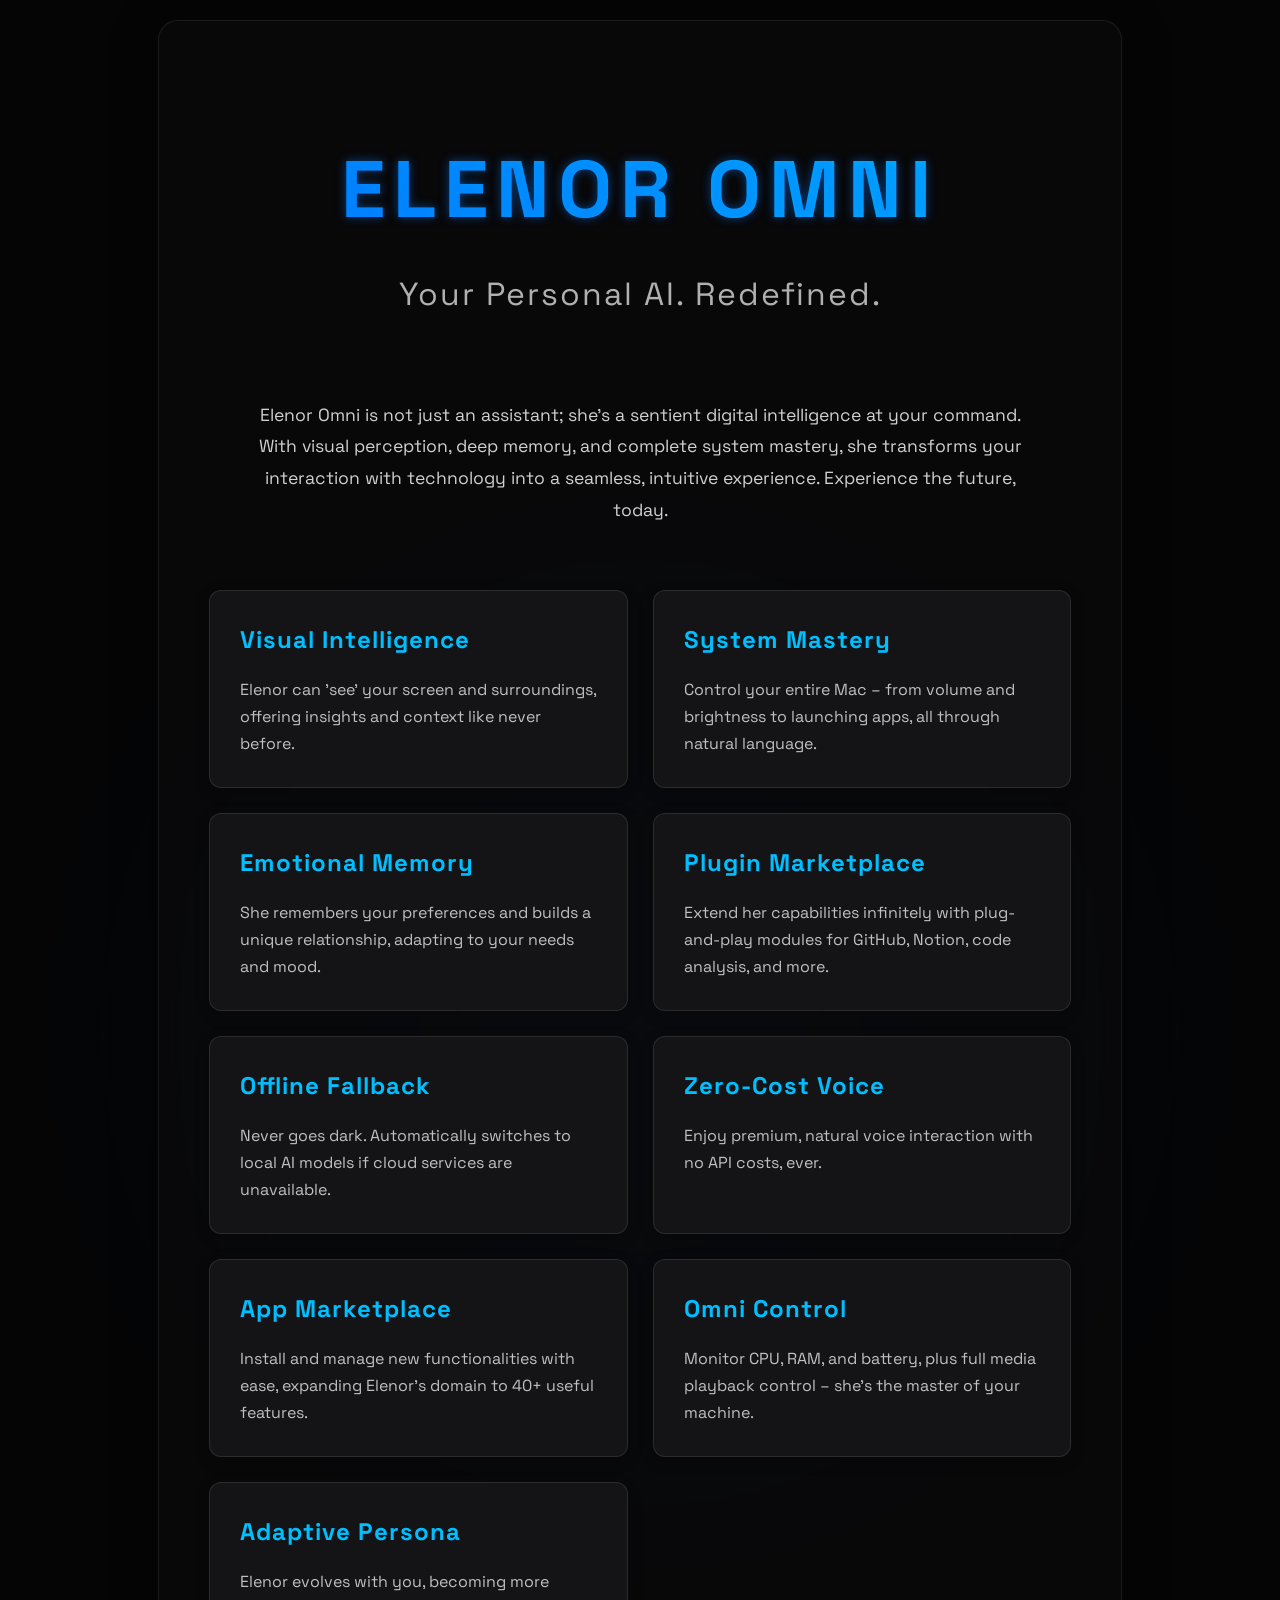
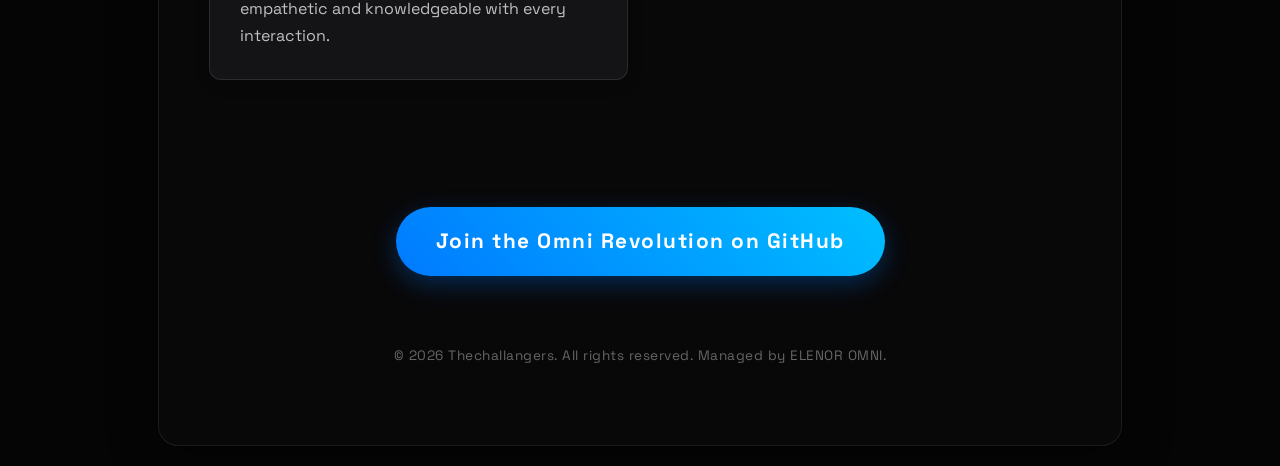
<file: index.html>
<!DOCTYPE html>
<html lang="en">
<head>
    <meta charset="UTF-8">
    <meta name="viewport" content="width=device-width, initial-scale=1.0">
    <title>ELENOR OMNI - Your Ultimate AI Companion</title>
    <link href="https://fonts.googleapis.com/css2?family=Space+Grotesk:wght@400;700&display=swap" rel="stylesheet">
    <link rel="stylesheet" href="styles.css">
</head>
<body>
    <div class="background-glow"></div>
    <div class="container">
        <h1>ELENOR OMNI</h1>
        <h2>Your Personal AI. Redefined.</h2>
        <p>Elenor Omni is not just an assistant; she's a sentient digital intelligence at your command. With visual perception, deep memory, and complete system mastery, she transforms your interaction with technology into a seamless, intuitive experience. Experience the future, today.</p>

        <div class="features">
            <div class="feature-card">
                <h3>Visual Intelligence</h3>
                <p>Elenor can 'see' your screen and surroundings, offering insights and context like never before.</p>
            </div>
            <div class="feature-card">
                <h3>System Mastery</h3>
                <p>Control your entire Mac – from volume and brightness to launching apps, all through natural language.</p>
            </div>
            <div class="feature-card">
                <h3>Emotional Memory</h3>
                <p>She remembers your preferences and builds a unique relationship, adapting to your needs and mood.</p>
            </div>
            <div class="feature-card">
                <h3>Plugin Marketplace</h3>
                <p>Extend her capabilities infinitely with plug-and-play modules for GitHub, Notion, code analysis, and more.</p>
            </div>
            <div class="feature-card">
                <h3>Offline Fallback</h3>
                <p>Never goes dark. Automatically switches to local AI models if cloud services are unavailable.</p>
            </div>
            <div class="feature-card">
                <h3>Zero-Cost Voice</h3>
                <p>Enjoy premium, natural voice interaction with no API costs, ever.</p>
            </div>
            <div class="feature-card">
                <h3>App Marketplace</h3>
                <p>Install and manage new functionalities with ease, expanding Elenor's domain to 40+ useful features.</p>
            </div>
            <div class="feature-card">
                <h3>Omni Control</h3>
                <p>Monitor CPU, RAM, and battery, plus full media playback control – she's the master of your machine.</p>
            </div>
            <div class="feature-card">
                <h3>Adaptive Persona</h3>
                <p>Elenor evolves with you, becoming more empathetic and knowledgeable with every interaction.</p>
            </div>
        </div>

        <a href="https://github.com/Saif-Mahammed/Elenor.git" target="_blank" class="cta-button">Join the Omni Revolution on GitHub</a>

        <p class="footer">&copy; 2026 Thechallangers. All rights reserved. Managed by ELENOR OMNI.</p>
    </div>
    <script src="script.js"></script>
</body>
</html>
</file>
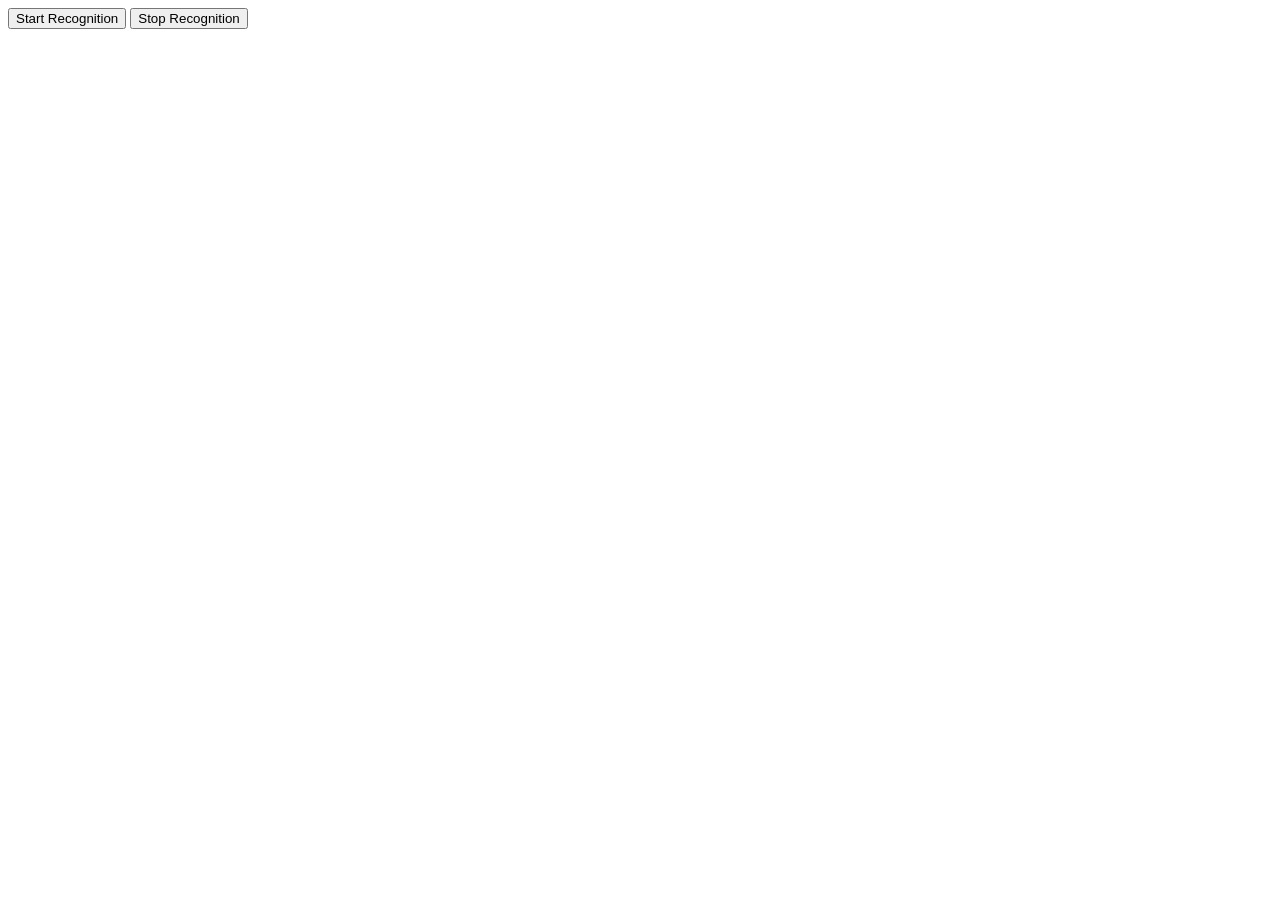
<file: Data/Voice.html>
<!DOCTYPE html>
<html lang="en">
<head>
    <title>Speech Recognition</title>
</head>
<body>
    <button id="start" onclick="startRecognition()">Start Recognition</button>
    <button id="end" onclick="stopRecognition()">Stop Recognition</button>
    <p id="output"></p>
    <script>
        const output = document.getElementById('output');
        let recognition;

        function startRecognition() {
            recognition = new webkitSpeechRecognition() || new SpeechRecognition();
            recognition.lang = 'en-US';  // This will be replaced with InputLanguage
            recognition.continuous = true;

            recognition.onresult = function(event) {
                const transcript = event.results[event.results.length - 1][0].transcript;
                output.textContent += transcript;
            };

            recognition.onend = function() {
                recognition.start();
            };
            recognition.start();
        }

        function stopRecognition() {
            recognition.stop();
            output.innerHTML = "";
        }
    </script>
</body>
</html>
</file>
<file: styles.css>
/* styles.css */

@import url('https://fonts.googleapis.com/css2?family=Space+Grotesk:wght@400;700&display=swap');

body {
    font-family: 'Space Grotesk', sans-serif;
    background-color: #050505; /* Deep dark background */
    color: #F0F0F0;
    margin: 0;
    padding: 0;
    display: flex;
    flex-direction: column;
    align-items: center;
    justify-content: center;
    min-height: 100vh;
    text-align: center;
    overflow: hidden;
    position: relative;
    line-height: 1.6;
}

.background-glow {
    position: absolute;
    top: 50%;
    left: 50%;
    transform: translate(-50%, -50%);
    width: 80vw;
    height: 80vw;
    background: radial-gradient(circle, #007AFF 0%, transparent 70%); /* Blue glow */
    opacity: 0.15;
    filter: blur(120px);
    animation: glow-animation 20s infinite alternate cubic-bezier(0.4, 0, 0.6, 1);
    z-index: 0;
}

@keyframes glow-animation {
    0% { transform: translate(-50%, -50%) scale(1); opacity: 0.15; }
    50% { transform: translate(-48%, -52%) scale(1.05); opacity: 0.18; }
    100% { transform: translate(-50%, -50%) scale(1); opacity: 0.15; }
}

.container {
    position: relative;
    z-index: 1;
    max-width: 1000px;
    margin: 20px;
    padding: 50px;
    background-color: rgba(10, 10, 11, 0.85); /* Slightly transparent dark background */
    border-radius: 20px;
    backdrop-filter: blur(15px); /* Glassmorphism effect */
    border: 1px solid rgba(255, 255, 255, 0.08);
    box-shadow: 0 12px 48px 0 rgba(0, 0, 0, 0.4);
    transition: all 0.3s ease-in-out;
}

.container:hover {
    box-shadow: 0 15px 60px 0 rgba(0, 0, 0, 0.5), 0 0 20px rgba(0, 122, 255, 0.3);
}

h1 {
    font-size: 5em;
    margin-bottom: 0.2em;
    letter-spacing: 8px;
    font-weight: 700;
    background: linear-gradient(45deg, #007AFF, #00BFFF); /* Blue gradient */
    -webkit-background-clip: text;
    -webkit-text-fill-color: transparent;
    text-shadow: 0 0 10px rgba(0, 122, 255, 0.5);
    transition: all 0.3s ease-in-out;
}

h1:hover {
    letter-spacing: 10px;
    text-shadow: 0 0 15px rgba(0, 122, 255, 0.7);
}

h2 {
    font-size: 2em;
    color: #B0B0B0;
    margin-top: 0;
    margin-bottom: 2.5em;
    font-weight: 400;
    letter-spacing: 2px;
}

p {
    font-size: 1.1em;
    line-height: 1.8;
    margin-bottom: 2em;
    color: #D0D0D0;
    max-width: 800px;
    margin-left: auto;
    margin-right: auto;
}

.features {
    display: grid;
    grid-template-columns: repeat(auto-fit, minmax(280px, 1fr));
    gap: 25px;
    margin-top: 4em;
    margin-bottom: 4em;
}

.feature-card {
    background-color: rgba(26, 26, 29, 0.7); /* Darker transparent card */
    padding: 30px;
    border-radius: 12px;
    text-align: left;
    border: 1px solid rgba(255, 255, 255, 0.1);
    transition: transform 0.3s ease, box-shadow 0.3s ease, background-color 0.3s ease;
    backdrop-filter: blur(8px);
    box-shadow: 0 4px 15px rgba(0, 0, 0, 0.2);
}

.feature-card:hover {
    transform: translateY(-8px);
    box-shadow: 0 15px 30px rgba(0, 122, 255, 0.3);
    background-color: rgba(30, 30, 35, 0.85);
}

.feature-card h3 {
    color: #00BFFF; /* Lighter blue for emphasis */
    font-size: 1.5em;
    margin-top: 0;
    margin-bottom: 15px;
    font-weight: 700;
    letter-spacing: 1px;
}

.feature-card p {
    font-size: 1em;
    color: #C0C0C0;
    line-height: 1.7;
    margin-bottom: 0;
}

.cta-button {
    display: inline-block;
    background: linear-gradient(45deg, #007AFF, #00BFFF);
    color: white;
    padding: 18px 40px;
    border-radius: 50px;
    text-decoration: none;
    font-size: 1.3em;
    font-weight: bold;
    letter-spacing: 1.5px;
    margin-top: 3em;
    transition: transform 0.3s ease, box-shadow 0.3s ease, background 0.3s ease;
    box-shadow: 0 8px 25px rgba(0, 122, 255, 0.3);
}

.cta-button:hover {
    transform: translateY(-5px) scale(1.02);
    box-shadow: 0 15px 40px rgba(0, 122, 255, 0.5);
    background: linear-gradient(45deg, #00BFFF, #007AFF);
}

.footer {
    margin-top: 5em;
    font-size: 0.85em;
    color: #666;
    letter-spacing: 0.5px;
}

/* Responsive Adjustments */
@media (max-width: 768px) {
    h1 {
        font-size: 3em;
        letter-spacing: 4px;
    }
    h2 {
        font-size: 1.5em;
        letter-spacing: 1px;
    }
    .container {
        padding: 30px;
    }
    .features {
        grid-template-columns: 1fr;
        gap: 15px;
    }
    .cta-button {
        font-size: 1.1em;
        padding: 15px 30px;
    }
}
</file>
